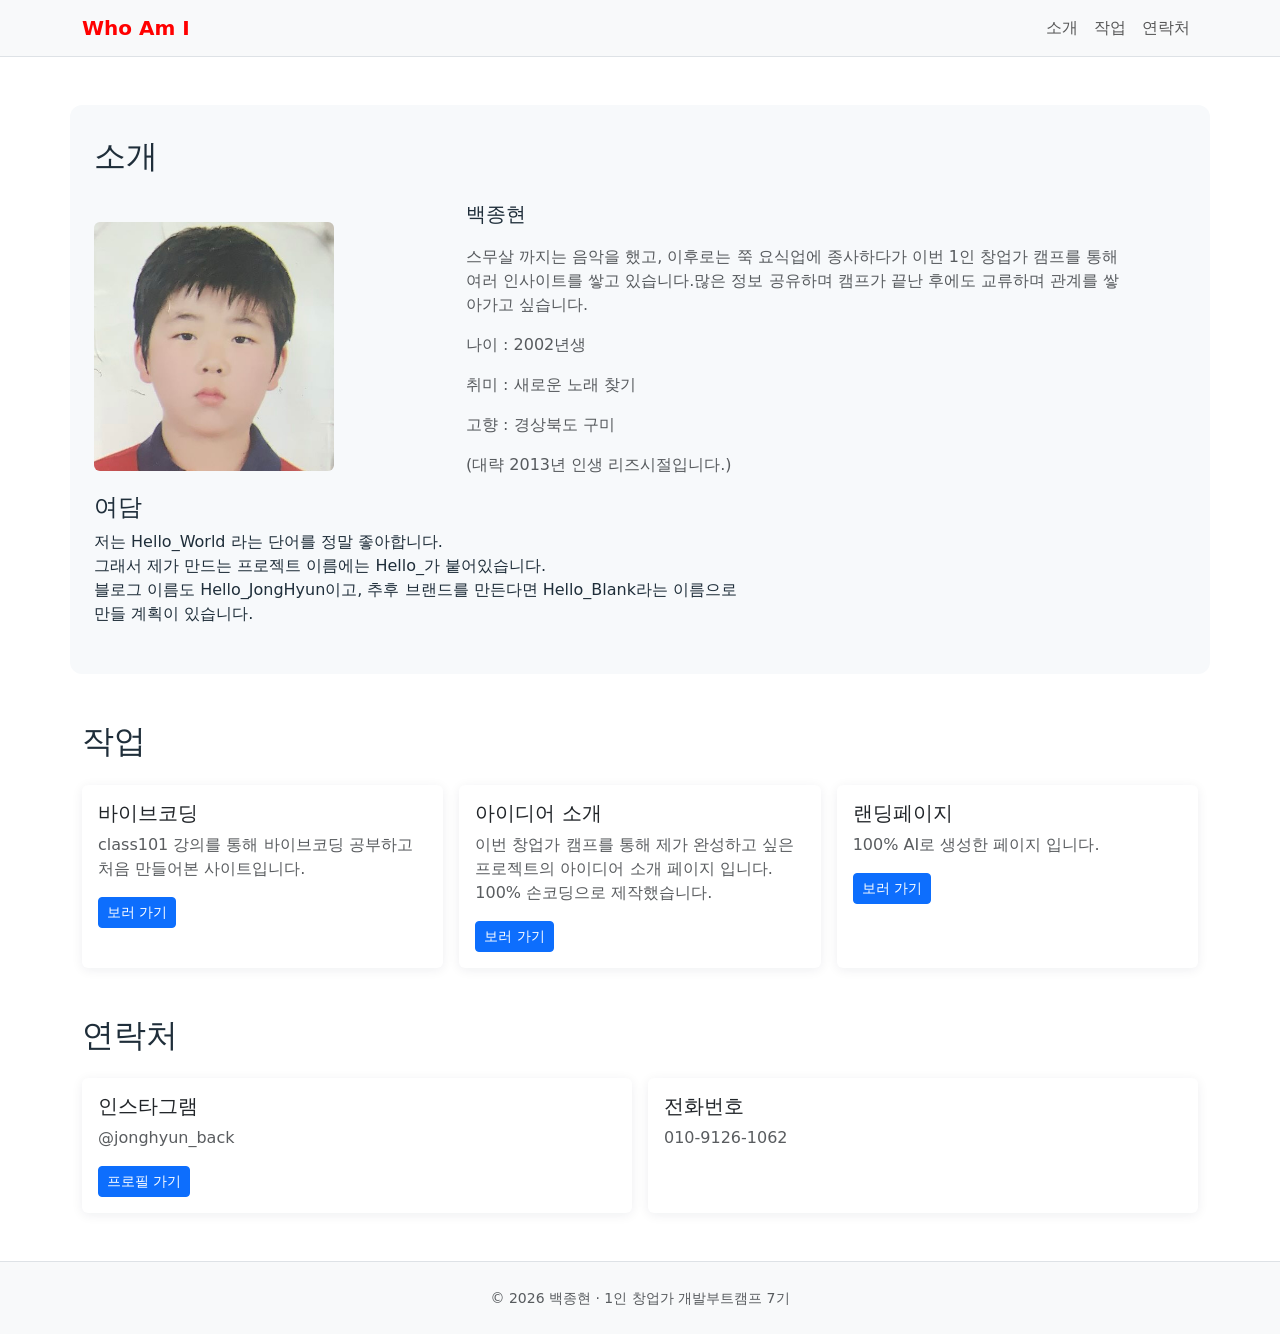
<file: index.html>
<!doctype html>
<html lang="ko">
  <head>
    <meta charset="UTF-8" />
    <meta name="viewport" content="width=device-width, initial-scale=1.0" />
    <title>Who am I</title>

    <!-- Bootstrap 먼저, 내 CSS는 그 뒤에 -->
    <link
      href="https://cdn.jsdelivr.net/npm/bootstrap@5.3.8/dist/css/bootstrap.min.css"
      rel="stylesheet"
    />
    <link href="style.css" rel="stylesheet" />
  </head>

  <body>
    <!-- ── Navbar : 992px 아래에서 접힙니다 ── -->
    <header>
      <nav class="navbar navbar-expand-lg bg-light border-bottom">
        <div class="container">
          <a class="navbar-brand fw-bold" href="#">Who Am I</a>
          <button
            class="navbar-toggler"
            type="button"
            data-bs-toggle="collapse"
            data-bs-target="#menu"
            aria-controls="menu"
            aria-expanded="false"
            aria-label="메뉴 열기"
          >
            <span class="navbar-toggler-icon"></span>
          </button>
          <div class="collapse navbar-collapse" id="menu">
            <ul class="navbar-nav ms-auto">
              <li class="nav-item">
                <a class="nav-link" href="#intro">소개</a>
              </li>
              <li class="nav-item">
                <a class="nav-link" href="#works">작업</a>
              </li>
              <li class="nav-item">
                <a class="nav-link" href="#contact">연락처</a>
              </li>
            </ul>
          </div>
        </div>
      </nav>
    </header>

    <main>
      <!-- ── 소개 : 사진 4칸 + 글 8칸 ── -->
      <section id="intro" class="container my-5">
        <h2 class="mb-4">소개</h2>
        <div class="row g-4 align-items-center">
          <div class="col-12 col-md-4">
            <img
              src="me.jpg"
              alt="백종현의 프로필 사진"
              class="img-fluid rounded"
              width="240"
              height="240"
            />
          </div>
          <div class="col-12 col-md-8">
            <p class="lead">백종현</p>
            <p class="text-body-secondary">
              스무살 까지는 음악을 했고, 이후로는 쭉 요식업에 종사하다가 이번
              1인 창업가 캠프를 통해 여러 인사이트를 쌓고 있습니다.많은 정보 공유하며 캠프가 끝난 후에도 교류하며 관계를 쌓아가고 싶습니다.
            </p>
            <p class="text-body-secondary">나이 : 2002년생</p>
            <p class="text-body-secondary">취미 : 새로운 노래 찾기</p>
            <p class="text-body-secondary">고향 : 경상북도 구미</p>
            <p class="text-body-secondary">(대략 2013년 인생 리즈시절입니다.)</p>
          </div>
        </div>
        <div>
          <h4>
            여담
          </h4>
          <p>
            저는 Hello_World 라는 단어를 정말 좋아합니다.<br />그래서 제가 만드는 프로젝트 이름에는 Hello_가 붙어있습니다.
            <br />블로그 이름도 Hello_JongHyun이고, 추후 브랜드를 만든다면 Hello_Blank라는 이름으로 만들 계획이 있습니다.
          </p>
        </div>
      </section>
      
      <!-- ── 작업 : 1열 → 2열 → 3열 ── -->
      <section id="works" class="container my-5">
        <h2 class="mb-4">작업</h2>
        <div class="row g-3">
          <div class="col-12 col-md-6 col-lg-4">
            <div class="card h-100">
              <div class="card-body">
                <h3 class="card-title h5">바이브코딩</h3>
                <p class="card-text text-body-secondary">
                  class101 강의를 통해 바이브코딩 공부하고 처음 만들어본 사이트입니다.
                </p>
                <a href="https://hello-astrology.zep1063j.workers.dev/ko/" target="_blank" class="btn btn-primary btn-sm">보러 가기</a>
              </div>
            </div>
          </div>
          <div class="col-12 col-md-6 col-lg-4">
            <div class="card h-100">
              <div class="card-body">
                <h3 class="card-title h5">아이디어 소개</h3>
                <p class="card-text text-body-secondary">
                  이번 창업가 캠프를 통해 제가 완성하고 싶은 프로젝트의 아이디어 소개 페이지 입니다. 100% 손코딩으로 제작했습니다.
                </p>
                <a href="landing.html" target="_blank" class="btn btn-primary btn-sm">보러 가기</a>
              </div>
            </div>
          </div>
          <div class="col-12 col-md-6 col-lg-4">
            <div class="card h-100">
              <div class="card-body">
                <h3 class="card-title h5">랜딩페이지</h3>
                <p class="card-text text-body-secondary">
                  100% AI로 생성한 페이지 입니다.
                </p>
                <a href="https://zep1063j-dotcom.github.io/hello_archive/" target="_blank" class="btn btn-primary btn-sm">보러 가기</a>
              </div>
            </div>
          </div>
        </div>
      </section>

      <!-- ── 연락처 : 넓은 화면에서 가운데 ── -->
      <section id="contact" class="container my-5">
        <h2 class="mb-4">연락처</h2>
        <div class="row g-3">
          <div class="col-12 col-md-6 col-mg-4">
            <div class="card h-100">
              <div class="card-body">
                <h3 class="card-title h5">인스타그램</h3>
                <p class="card-text text-body-secondary">
                  @jonghyun_back
                </p>
                <a href="https://www.instagram.com/jonghyun_back" target="_blank" class="btn btn-primary btn-sm">프로필 가기</a>
              </div>
            </div>
          </div>
          <div class="col-12 col-md-6 col-mg-4">
            <div class="card h-100">
              <div class="card-body">
                <h3 class="card-title h5">전화번호</h3>
                <p class="card-text text-body-secondary">
                  010-9126-1062
                </p>
            </div>
          </div>
        </div>
      </section>
    </main>

    <footer class="bg-light border-top py-4">
      <div class="container text-center text-body-secondary">
        <small>© 2026 백종현 · 1인 창업가 개발부트캠프 7기</small>
      </div>
    </footer>

    <!-- JS는 body 끝에 : Navbar 접힘과 Modal에 필요합니다 -->
    <script src="https://cdn.jsdelivr.net/npm/bootstrap@5.3.8/dist/js/bootstrap.bundle.min.js"></script>
  </body>
</html>
</file>
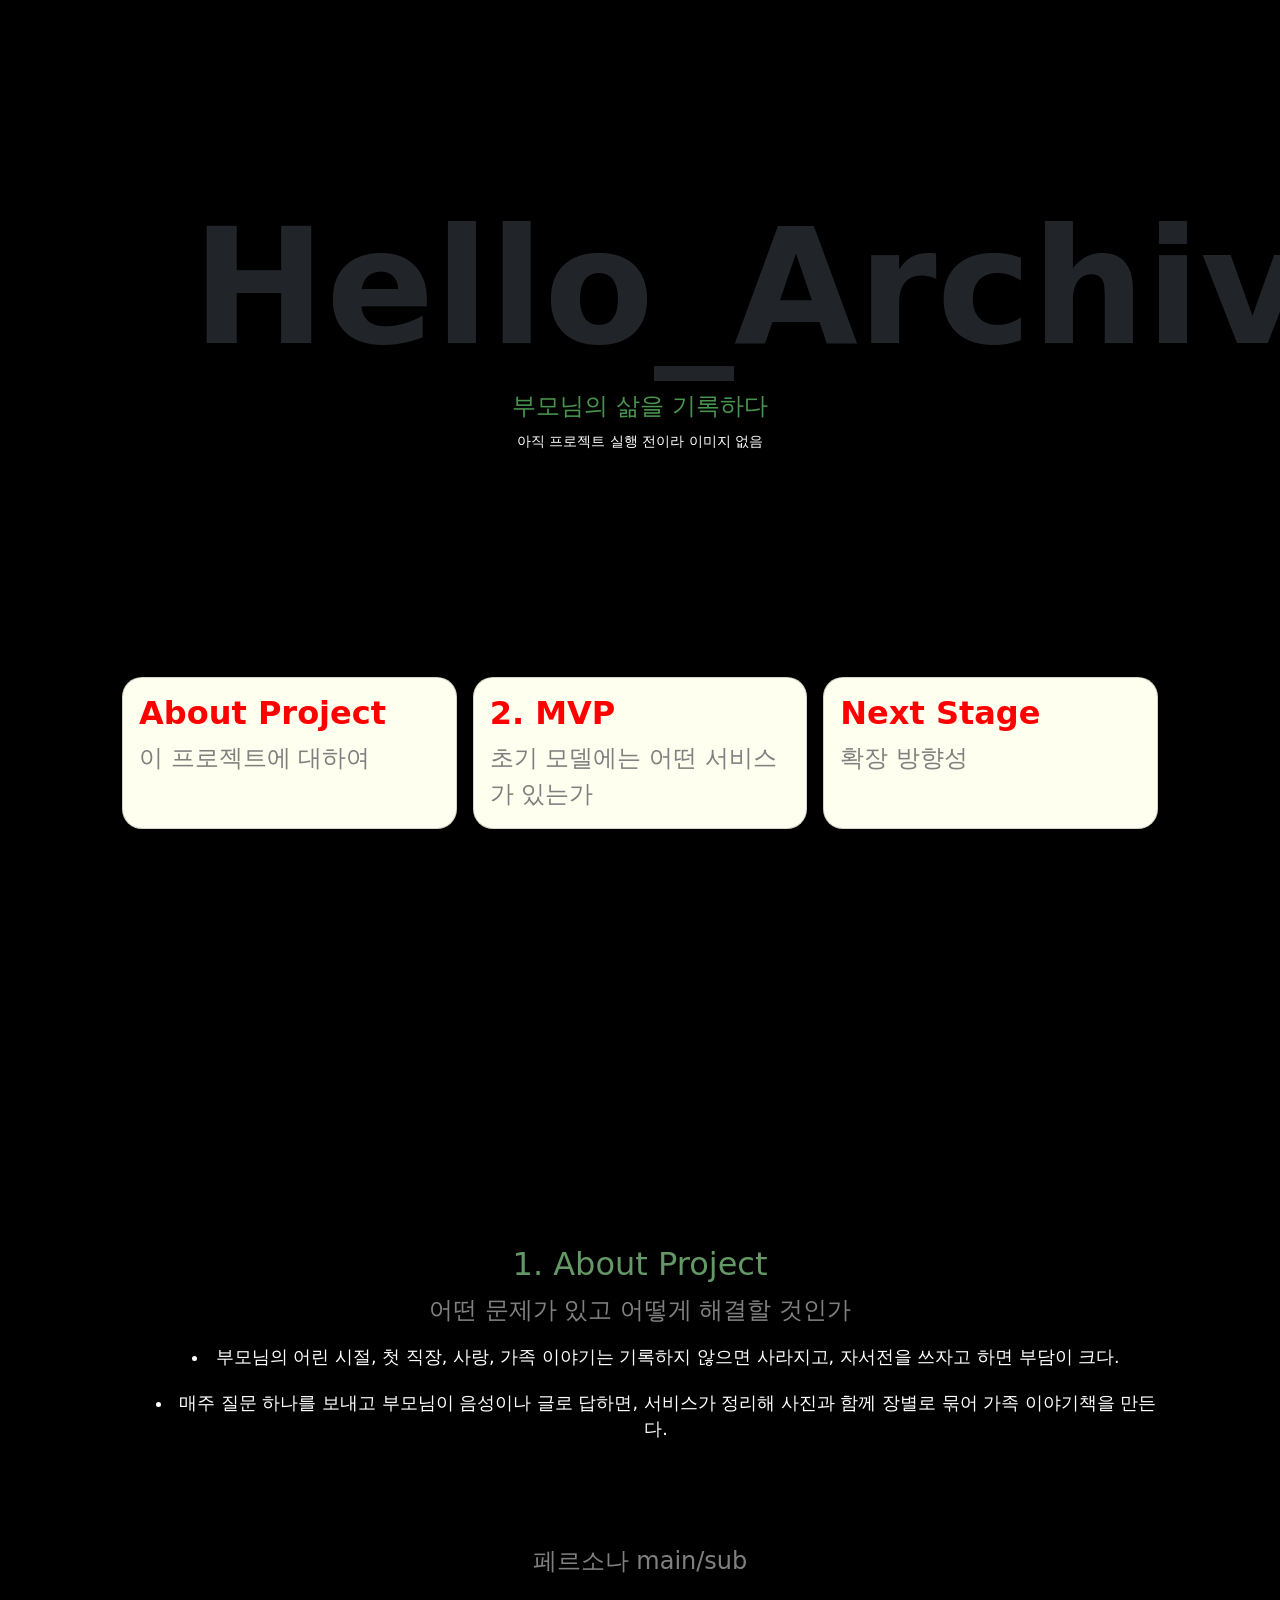
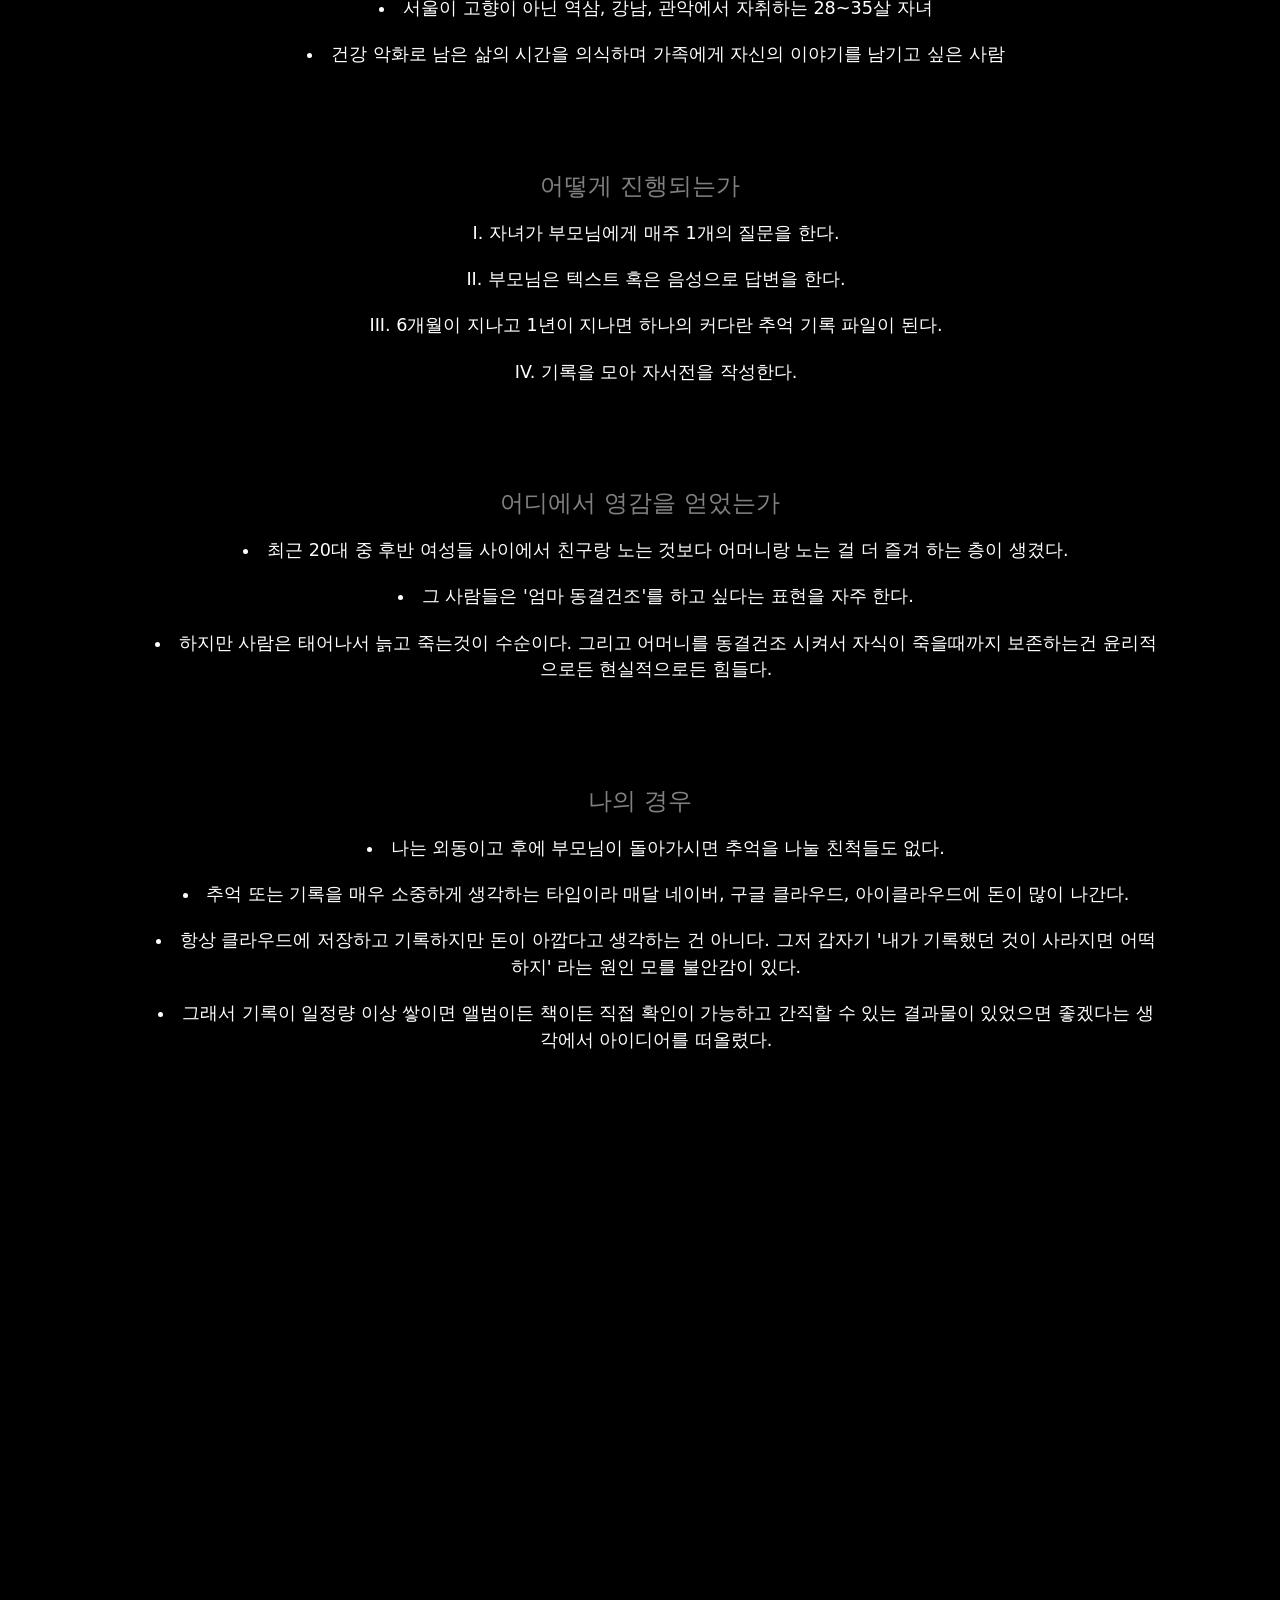
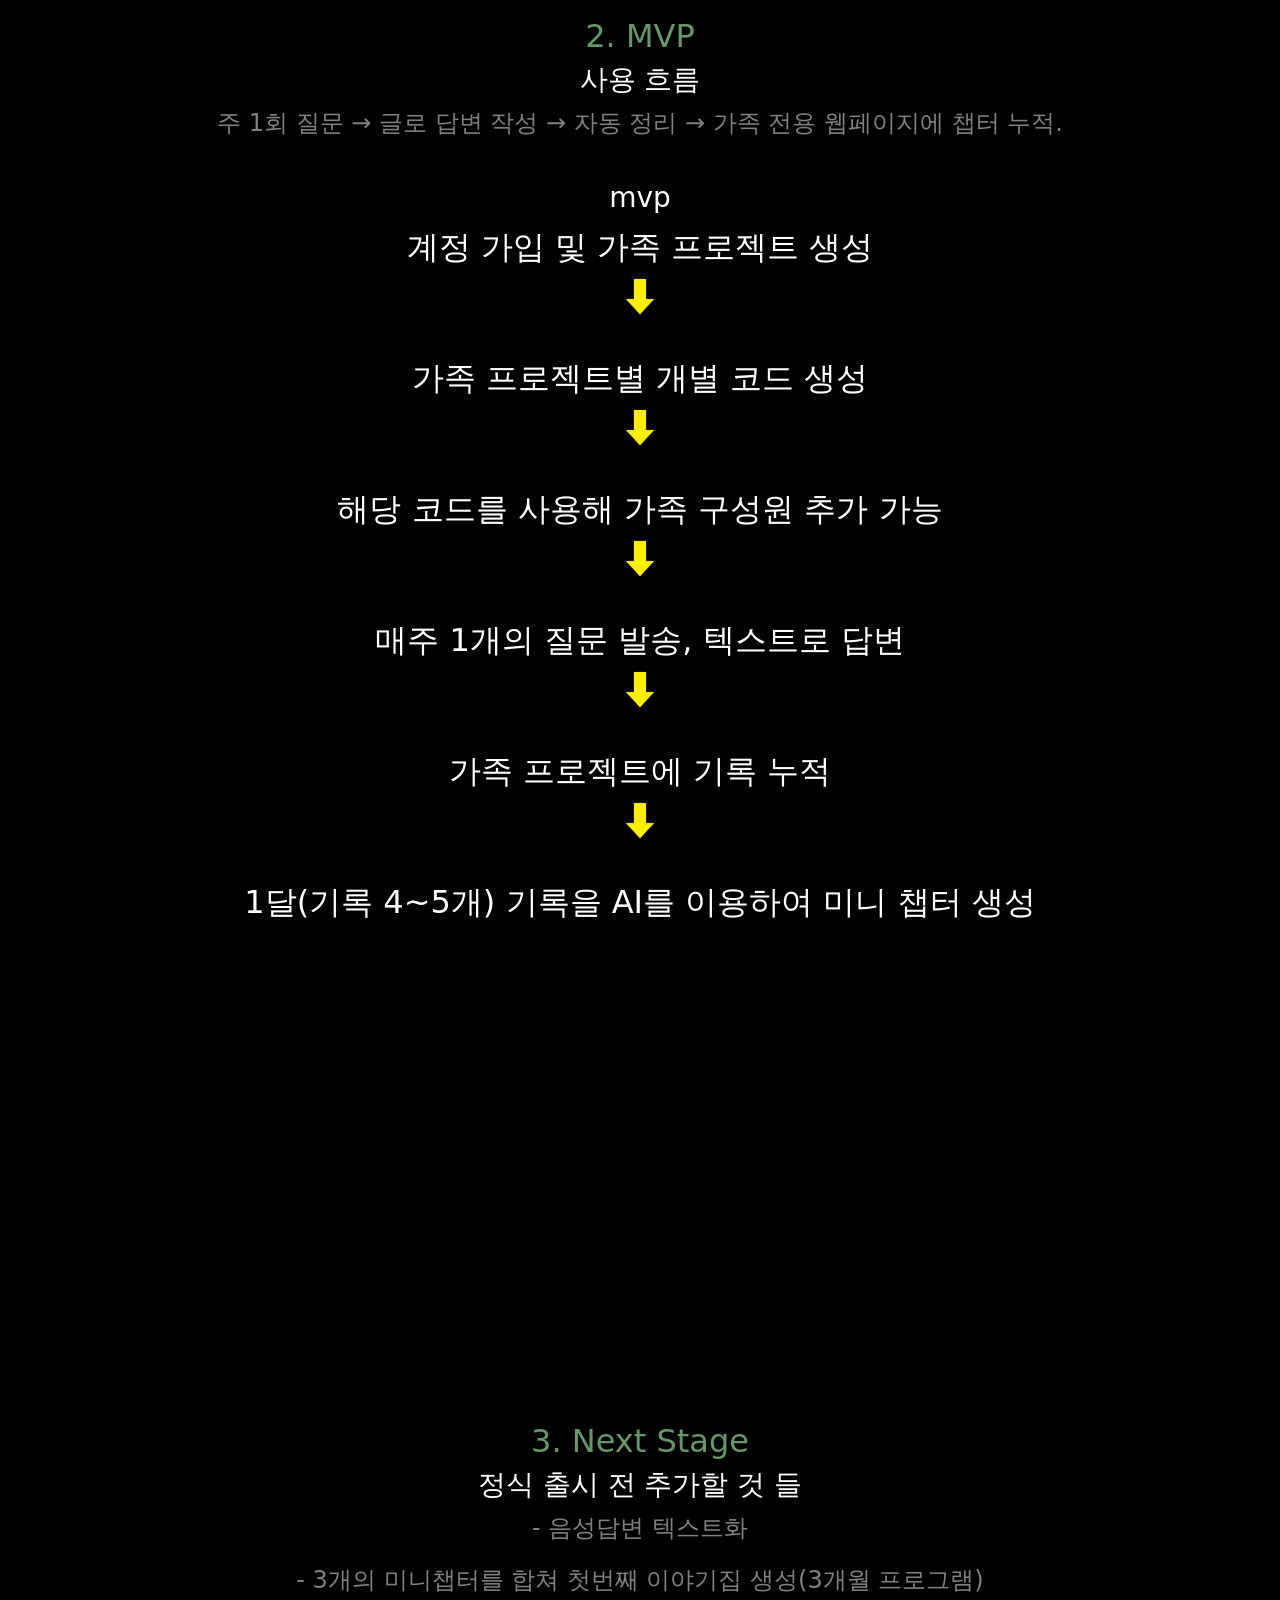
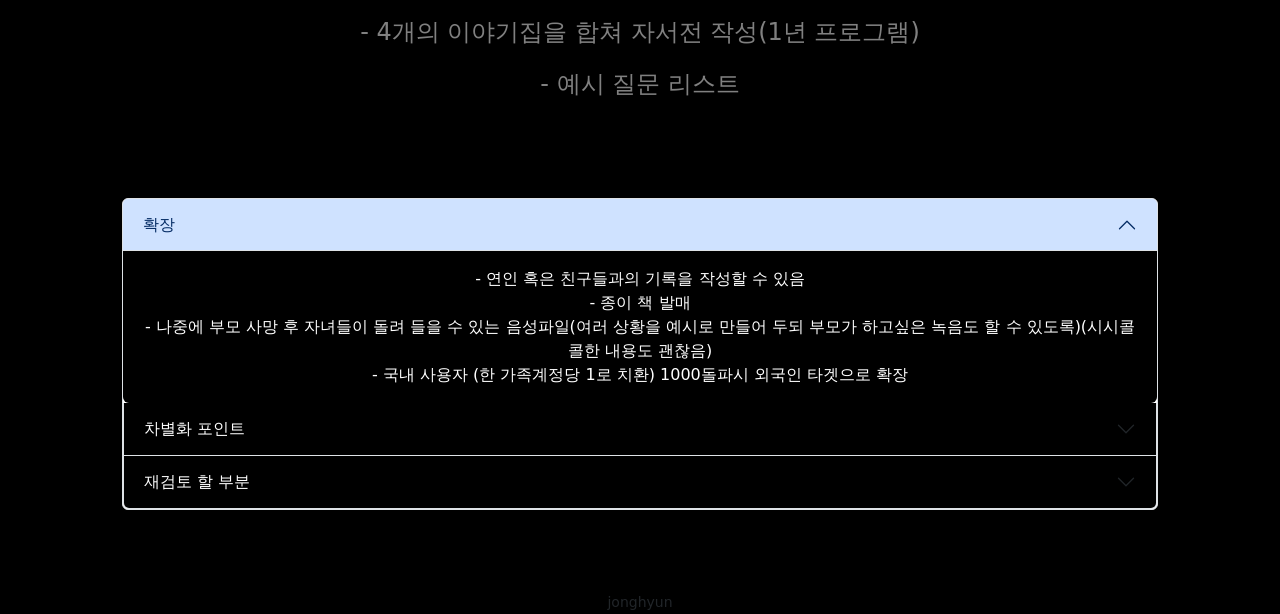
<file: landing.html>
<!DOCTYPE html>
<html lang="ko">
<head>
  <meta charset="UTF-8">
  <meta name="viewport" content="width=device-width, initial-scale=1.0">
  <title>Hello_Archive</title>
  <link
      href="https://cdn.jsdelivr.net/npm/bootstrap@5.3.8/dist/css/bootstrap.min.css"
      rel="stylesheet"
    />
  <link href="landing.css" rel="stylesheet" />
</head>
<body>
  <header>
    <div id="head">
      <h1>Hello_Archive</h1>
      <h4 class="headname">부모님의 삶을 기록하다</h4>
      <small class="smallcolor">아직 프로젝트 실행 전이라 이미지 없음</small>
    </div>
  </header>
  <main>
    <div> <!-- 카드 버튼 3개-->
      <div class="row justify-content-center g-3">
        <div class="col-12 col-md-6 col-lg-4">
          <a href="#about" class="card text-decoration-none h-100" >
            <div class="card-body">
              <h5 class="card-title">About Project</h5>
              <p class="card-text">이 프로젝트에 대하여</p>
            </div>
          </a>
        </div>
        <div class="col-12 col-md-6 col-lg-4">
          <a href="#mvp" class="card text-decoration-none h-100" >
            <div class="card-body">
              <h5 class="card-title">2. MVP</h5>
              <p class="card-text ">초기 모델에는 어떤 서비스가 있는가</p>
            </div>
          </a>
        </div>
        <div class="col-12 col-md-6 col-lg-4">
          <a href="#nextstage" class="card text-decoration-none h-100" >
            <div class="card-body">
              <h5 class="card-title">Next Stage</h5>
              <p class="card-text">확장 방향성</p>
            </div>
          </a>
        </div>
      </div> 
    </div>
    <div></div>
    <section id="underlist">
      <section id="about" class="list py-5 text-white">
        <h2>1. About Project</h2>
          <p>어떤 문제가 있고 어떻게 해결할 것인가</p>
              <ul class="listpd">
                <li>부모님의 어린 시절, 첫 직장, 사랑, 가족 이야기는 기록하지 않으면 사라지고, 자서전을 쓰자고 하면 부담이 크다.</li>
                <li>매주 질문 하나를 보내고 부모님이 음성이나 글로 답하면, 서비스가 정리해 사진과 함께 장별로 묶어 가족 이야기책을 만든다.</li>
              </ul>
          <p>페르소나 main/sub</p>
            <ul class="listpd">
              <li>서울이 고향이 아닌 역삼, 강남, 관악에서 자취하는 28~35살 자녀</li>
              <li>건강 악화로 남은 삶의 시간을 의식하며 가족에게 자신의 이야기를 남기고 싶은 사람</li>
            </ul>
          <p>어떻게 진행되는가</p>
            <ol type="I" class="listpd">
              <li>자녀가 부모님에게 매주 1개의 질문을 한다.</li>
              <li>부모님은 텍스트 혹은 음성으로 답변을 한다.</li>
              <li>6개월이 지나고 1년이 지나면 하나의 커다란 추억 기록 파일이 된다.</li>
              <li>기록을 모아 자서전을 작성한다.</li>
            </ol>
          <p>어디에서 영감을 얻었는가</p>
            <ul class="listpd">
              <li>최근 20대 중 후반 여성들 사이에서 친구랑 노는 것보다 어머니랑 노는 걸 더 즐겨 하는 층이 생겼다.</li>
              <li>그 사람들은 '엄마 동결건조'를 하고 싶다는 표현을 자주 한다.</li>
              <li>하지만 사람은 태어나서 늙고 죽는것이 수순이다. 그리고 어머니를 동결건조 시켜서 자식이 죽을때까지 보존하는건 윤리적으로든 현실적으로든 힘들다.</li>
            </ul>
          <p>나의 경우</p>
            <ul class="listpd">
              <li>나는 외동이고 후에 부모님이 돌아가시면 추억을 나눌 친척들도 없다.</li>
              <li>추억 또는 기록을 매우 소중하게 생각하는 타입이라 매달 네이버, 구글 클라우드, 아이클라우드에 돈이 많이 나간다.</li>
              <li>항상 클라우드에 저장하고 기록하지만 돈이 아깝다고 생각하는 건 아니다. 그저 갑자기 '내가 기록했던 것이 사라지면 어떡하지' 라는 원인 모를 불안감이 있다.</li>
              <li>그래서 기록이 일정량 이상 쌓이면 앨범이든 책이든 직접 확인이 가능하고 간직할 수 있는 결과물이 있었으면 좋겠다는 생각에서 아이디어를 떠올렸다.</li>
            </ul>
          
      </section>
      <section id="mvp" class="list py-5 text-white">
        <h2>2. MVP</h2>
        <h3>사용 흐름 </h3>
        <p>주 1회 질문 → 글로 답변 작성 → 자동 정리 → 가족 전용 웹페이지에 챕터 누적.</p>
        <div class="pt-4">
          <h3>mvp</h3>
          <sectionclass="mvplist">
            <div class="mvplist">
              <p1>계정 가입 및 가족 프로젝트 생성</p1>
              <div>
                <img src="arrow.jpg" alt="arrow" class="imgsize">
              </div>
            </div>
            <div class="mvplist">
              <p1>가족 프로젝트별 개별 코드 생성</p1>
              <div>
                <img src="arrow.jpg" alt="arrow" class="imgsize">
              </div>
            </div>
            <div class="mvplist">
              <p1>해당 코드를 사용해 가족 구성원 추가 가능</p1>
              <div>
                <img src="arrow.jpg" alt="arrow" class="imgsize">
              </div>
            </div>
            <div class="mvplist">
              <p1>매주 1개의 질문 발송, 텍스트로 답변</p1>
              <div>
                <img src="arrow.jpg" alt="arrow" class="imgsize">
              </div>
            </div>
            <div class="mvplist">
              <p1>가족 프로젝트에 기록 누적</p1>
              <div>
                <img src="arrow.jpg" alt="arrow" class="imgsize">
              </div>
            </div>
            <div class="mvplist">
              <p1>1달(기록 4~5개) 기록을 AI를 이용하여 미니 챕터 생성</p1>
            </div>
          </sectionclass=>
        </div>
      </section>
      <section id="nextstage" class="list py-5 text-white">
        <h2>3. Next Stage</h2>
        <section class="nextstagelist">
          <div>
            <h3>정식 출시 전 추가할 것 들</h3>
            <p>- 음성답변 텍스트화</p>
            <p>- 3개의 미니챕터를 합쳐 첫번째 이야기집 생성(3개월 프로그램)</p>
            <p>- 4개의 이야기집을 합쳐 자서전 작성(1년 프로그램)</p>
            <p>- 예시 질문 리스트</p>


          </div>
        </section>
        <div class="accordion" id="accordionExample">
          <div class="accordion-item">
            <h2 class="accordion-header">
              <button class="accordion-button" type="button" data-bs-toggle="collapse" data-bs-target="#collapseOne" aria-expanded="true" aria-controls="collapseOne">
                확장
              </button>
            </h2>
            <div id="collapseOne" class="accordion-collapse collapse show" data-bs-parent="#accordionExample">
              <div class="accordion-body">
                <p1>- 연인 혹은 친구들과의 기록을 작성할 수 있음</p1><br />
                <p1>- 종이 책 발매</p1><br />
                <p1>- 나중에 부모 사망 후 자녀들이 돌려 들을 수 있는 음성파일(여러 상황을 예시로 만들어 두되 부모가 하고싶은 녹음도 할 수 있도록)(시시콜콜한 내용도 괜찮음)</p1><br />
                <p1>- 국내 사용자 (한 가족계정당 1로 치환) 1000돌파시 외국인 타겟으로 확장</p1>
            </div>
          </div>
          <div class="accordion-item">
            <h2 class="accordion-header">
              <button class="accordion-button collapsed" type="button" data-bs-toggle="collapse" data-bs-target="#collapseThree" aria-expanded="false" aria-controls="collapseThree">
                차별화 포인트
              </button>
            </h2>
            <div id="collapseThree" class="accordion-collapse collapse" data-bs-parent="#accordionExample">
              <div class="accordion-body">
                <p1>- 부모님이 작성하는 것뿐 아닌 자녀가 들은 이야기도 추가하고 서로 기억하는 내용을 연결한다</p1><br />
                <p1>- 어머니의 이야기, 아버지의 이야기 따로 기록하고 가족의 추억을 한곳에 모으기</p1><br />
                <p1>- 부모님이 특정상황 자녀에게 들려주고싶은 이야기를 별도로 남긴다(힘든날 꺼내듣는 부모님의 위로)</p1>
              </div>
            </div>
          </div>
          <div class="accordion-item">
            <h2 class="accordion-header">
              <button class="accordion-button collapsed" type="button" data-bs-toggle="collapse" data-bs-target="#collapsefour" aria-expanded="false" aria-controls="collapsefour">
                재검토 할 부분
              </button>
            </h2>
            <div id="collapsefour" class="accordion-collapse collapse" data-bs-parent="#accordionExample">
              <div class="accordion-body">
                <p1>- 현재 수익화 구조가 명확하지 않음</p1><br />
                <p1>- 이 프로그램 특성상 매주 꾸준히 해야하다보니 부모님이 숙제로 느낄 수 있음</p1><br />
                <p1>- 부모님의 답변 참여율이 서베스 성패를 결정함 -> 어떻게 조금이라도 과정을 최소화 할 수 있는가?</p1><br />
                <p1>- 해외에 거주중인 한국인은 사용할 수 있는가?</p1><br />
                <p1>- 굳이 자서전이여야만 하는가(초기는 자서전) 졸업앨범 느낌도 괜찮고 시집은 또 어떤가 (추가 고려)</p1><br />
                <p1>- 왜 자녀의 입장에서만 기록을 남기려 하지? 부모가 자녀의 기록을 남길수도 있는것 아닌가?</p1><br />
                <p1>- 질문과 기록을 편도로 할지 혹은 왕복도 가능하게 할지</p1><br />
                <p1>- 기록 열람 및 소유권</p1><br />
                <p1>- 결제 기한이 끝나더라도 기록 열람 할 수 있어야하나</p1><br />
                <p1>- 질문과 기록을 편도로 할지 혹은 왕복도 가능하게 할지</p1><br />
              </div>
            </div>
          </div>
        </div>
      </section>
    </section>
  </main>
  <footer>
    <div class="text-center">
      <small>jonghyun</small>
    </div>
  </footer>
  <script src="https://cdn.jsdelivr.net/npm/bootstrap@5.3.8/dist/js/bootstrap.bundle.min.js"></script>
</body>
</html>
</file>
<file: landing.css>
* {
  box-sizing: border-box;
}

html {
  scroll-behavior: smooth;
}

main {
  max-width: 1100px;
  margin: 0 auto;
  padding: 2rem;
}

body{
  background-color: black;
}

p {
  font-size: 150%;
  color: gray;
}

p1 {
  color: white;
}

h1 {
  font-size: 10rem;
  font-weight: bold;
  animation: colorChange 2s infinite alternate;
}

h2 {
  font-size: 2rem;
  color: rgb(100, 152, 102);
}

.smallcolor {
  color: white;
}

li{
  margin-bottom: 20px;
}

.nextstagelist {
  margin-bottom: 6rem;
}

.imgsize {
  height: 50px;
}

.mvplist {
  /* margin-bottom: 1rem; */
  padding-bottom: 2rem;
  font-size: 2rem;
}

.list {
  margin-top: 23rem;
}

.listpd {
  padding-bottom: 64px;
  display: inline-block;
  
  list-style-position: inside;
  font-size: 110%
}

.accordion-collapse {
  color:white;
  background-color: black;
}
.accordion-button {
  background-color: black;
  color:white;
}

.card-title {
  color: red;
  font-weight: bold;
  font-size: 2rem;
}
.card {
  background-color: ivory;
  border-radius: 20px;
  cursor: pointer;
  transition: all 0.3s ease;
  color: black;
}

.card:hover {
  transform: translateY(-5px);
}

.headname {
  color: #49954f;
}
#head {
  padding: 12rem;
  text-align: center;
}

#underlist {
  text-align: center;
}

@keyframes colorChange {
  from {
    color: red;
  }
  to {
    color: black;
  }
}
</file>
<file: style.css>
/* DAY08 — Bootstrap 위에 얹는 내 규칙
   Bootstrap 링크보다 뒤에 연결해야 이깁니다 (Day4 캐스케이딩) */


body {
  /* background-color: rgb(94, 133, 226); */
  color: #1f2e3a;
}

/* 글줄이 너무 길어지지 않게 — Day6 마무리에서 넣었던 규칙 */
section p {
  max-width: 65ch;
}

.navbar-brand {
  color: red;
  
}

/* 카드에서 테두리를 빼고 그림자로 띄웁니다 */
.card {
  border: 0;
  box-shadow: 0 2px 12px rgba(13, 33, 55, 0.07);
}

/* 소개 영역에만 옅은 배경 */
#intro {
  background-color: #f7f9fb;
  border-radius: 12px;
  padding: 2rem 1.5rem;
}

/* 키보드로 이동할 때 지금 어디인지 보이게 — Day6 마무리에서 넣었던 규칙 */
a:focus-visible,
button:focus-visible {
  outline: 2px solid #0b6fb8;
  outline-offset: 2px;
}
</file>
